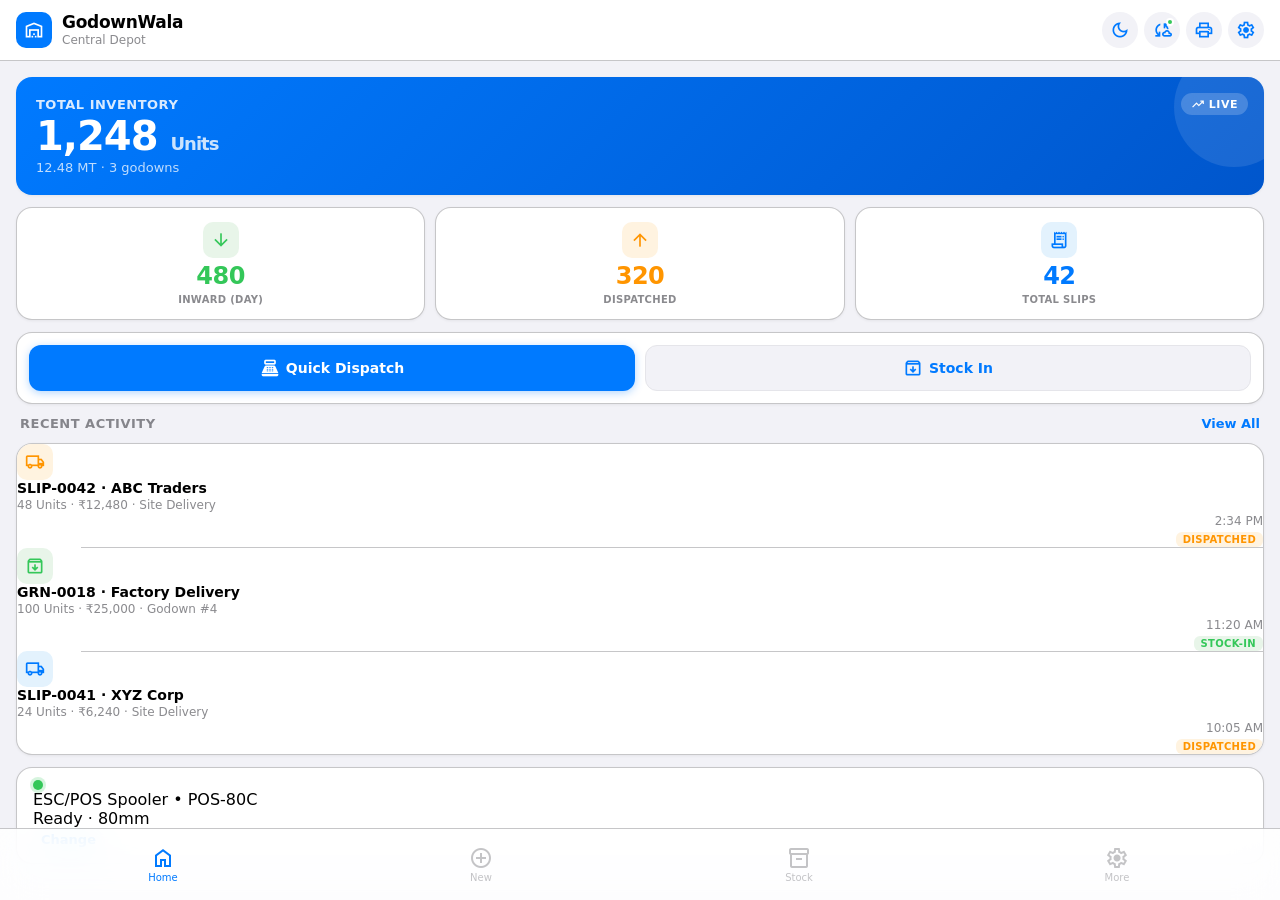
<file: app/src/main/assets/ui-mockup.html>
<!DOCTYPE html>
<html lang="en">
<head>
  <meta charset="utf-8"/>
  <meta name="viewport" content="width=device-width, initial-scale=1.0, maximum-scale=1.0, user-scalable=no, viewport-fit=cover"/>
  <title>GodownWala — UI Mockup (Apple-inspired)</title>
  <link rel="stylesheet" href="css/theme-mockup.css"/>
  <style>
    @font-face {
      font-family: 'Material Symbols Outlined';
      src: url('material-symbols.ttf') format('truetype');
    }
    .material-symbols-outlined {
      font-family: 'Material Symbols Outlined';
      font-weight: normal;
      font-style: normal;
      font-size: 20px;
      line-height: 1;
      letter-spacing: normal;
      text-transform: none;
      display: inline-block;
      white-space: nowrap;
      word-wrap: normal;
      direction: ltr;
      -webkit-font-feature-settings: 'liga';
      font-feature-settings: 'liga';
      -webkit-font-smoothing: antialiased;
    }
    body {
      margin: 0;
      font-family: -apple-system, 'SF Pro Text', 'SF Pro Display', 'Helvetica Neue', system-ui, sans-serif;
      -webkit-font-smoothing: antialiased;
      background: #F2F2F7;
      color: #000;
      height: 100vh;
      display: flex;
      flex-direction: column;
      overflow: hidden;
    }
  </style>
</head>
<body>

  <!-- ===== HEADER ===== -->
  <header class="header">
    <div class="header-left">
      <div class="brand-icon">
        <span class="material-symbols-outlined">warehouse</span>
      </div>
      <div class="brand-text">
        <div class="brand-name">GodownWala</div>
        <div class="brand-sub">Central Depot</div>
      </div>
    </div>
    <div class="header-right">
      <button class="theme-toggle" id="themeToggle" onclick="toggleTheme()" title="Toggle dark mode">
        <span class="material-symbols-outlined" id="themeIcon">dark_mode</span>
      </button>
      <button class="icon-btn" title="Sync">
        <span class="material-symbols-outlined">cloud_sync</span>
        <span class="sync-dot"></span>
      </button>
      <button class="icon-btn" title="Printer">
        <span class="material-symbols-outlined">print</span>
      </button>
      <button class="icon-btn" title="Settings">
        <span class="material-symbols-outlined">settings</span>
      </button>
    </div>
  </header>

  <!-- ===== MAIN CONTENT ===== -->
  <main class="main-content">

    <!-- ===== TAB: HOME ===== -->
    <section id="tab-home" class="tab-page">
      <!-- Hero metric card -->
      <div class="card hero-card">
        <div class="hero-label">Total Inventory</div>
        <div class="hero-value">1,248 <span class="hero-unit">Units</span></div>
        <div class="hero-sub">12.48 MT · 3 godowns</div>
        <div class="hero-badge">
          <span class="material-symbols-outlined">trending_up</span>
          Live
        </div>
      </div>

      <!-- Bento grid -->
      <div class="bento-grid">
        <div class="card bento-card">
          <div class="bento-icon" style="background:#E8F5E9;color:#34C759;">
            <span class="material-symbols-outlined">arrow_downward</span>
          </div>
          <div class="bento-value" style="color:#34C759;">480</div>
          <div class="bento-label">Inward (Day)</div>
        </div>
        <div class="card bento-card">
          <div class="bento-icon" style="background:#FFF3E0;color:#FF9500;">
            <span class="material-symbols-outlined">arrow_upward</span>
          </div>
          <div class="bento-value" style="color:#FF9500;">320</div>
          <div class="bento-label">Dispatched</div>
        </div>
        <div class="card bento-card">
          <div class="bento-icon" style="background:#E3F2FD;color:#007AFF;">
            <span class="material-symbols-outlined">receipt_long</span>
          </div>
          <div class="bento-value" style="color:#007AFF;">42</div>
          <div class="bento-label">Total Slips</div>
        </div>
      </div>

      <!-- Quick actions -->
      <div class="card action-card">
        <div class="action-row">
          <button class="action-btn action-primary">
            <span class="material-symbols-outlined">point_of_sale</span>
            <span>Quick Dispatch</span>
          </button>
          <button class="action-btn action-secondary">
            <span class="material-symbols-outlined">archive</span>
            <span>Stock In</span>
          </button>
        </div>
      </div>

      <!-- Recent activity -->
      <div class="section-header">
        <span class="section-title">Recent Activity</span>
        <button class="section-link">View All</button>
      </div>
      <div class="card list-card">
        <div class="list-item">
          <div class="list-icon" style="background:#FFF3E0;color:#FF9500;">
            <span class="material-symbols-outlined">local_shipping</span>
          </div>
          <div class="list-content">
            <div class="list-title">SLIP-0042 · ABC Traders</div>
            <div class="list-sub">48 Units · ₹12,480 · Site Delivery</div>
          </div>
          <div class="list-meta">
            <div class="list-time">2:34 PM</div>
            <span class="list-badge badge-dispatch">Dispatched</span>
          </div>
        </div>
        <div class="list-divider"></div>
        <div class="list-item">
          <div class="list-icon" style="background:#E8F5E9;color:#34C759;">
            <span class="material-symbols-outlined">archive</span>
          </div>
          <div class="list-content">
            <div class="list-title">GRN-0018 · Factory Delivery</div>
            <div class="list-sub">100 Units · ₹25,000 · Godown #4</div>
          </div>
          <div class="list-meta">
            <div class="list-time">11:20 AM</div>
            <span class="list-badge badge-inward">Stock-In</span>
          </div>
        </div>
        <div class="list-divider"></div>
        <div class="list-item">
          <div class="list-icon" style="background:#E3F2FD;color:#007AFF;">
            <span class="material-symbols-outlined">local_shipping</span>
          </div>
          <div class="list-content">
            <div class="list-title">SLIP-0041 · XYZ Corp</div>
            <div class="list-sub">24 Units · ₹6,240 · Site Delivery</div>
          </div>
          <div class="list-meta">
            <div class="list-time">10:05 AM</div>
            <span class="list-badge badge-dispatch">Dispatched</span>
          </div>
        </div>
      </div>

      <!-- Printer status -->
      <div class="card printer-card">
        <div class="flex items-center gap-3">
          <div class="printer-dot"></div>
          <div class="flex-1">
            <div class="text-[13px] font-semibold text-black">ESC/POS Spooler • POS-80C</div>
            <div class="text-[11px] text-secondary">Ready · 80mm</div>
          </div>
          <button class="text-btn">Change</button>
        </div>
      </div>
    </section>

    <!-- ===== TAB: NEW ===== -->
    <section id="tab-new" class="tab-page hidden">
      <!-- Segmented control -->
      <div class="segmented-control">
        <button class="seg-btn seg-active" onclick="setNewView('quick')">Quick Dispatch</button>
        <button class="seg-btn" onclick="setNewView('full')">Full Slip</button>
      </div>

      <!-- Quick view -->
      <div id="new-quick">
        <!-- Search -->
        <div class="search-bar">
          <span class="material-symbols-outlined search-icon">search</span>
          <input type="text" placeholder="Search products..." class="search-input"/>
        </div>

        <!-- Product grid -->
        <div class="product-grid">
          <div class="card product-card">
            <div class="product-img">
              <span class="material-symbols-outlined">inventory_2</span>
            </div>
            <div class="product-name">Cement Grade A</div>
            <div class="product-meta">
              <span class="product-stock">120 Units</span>
              <span class="product-price">₹260</span>
            </div>
            <div class="product-actions">
              <button class="qty-btn">+1</button>
              <button class="qty-btn">+5</button>
              <button class="qty-btn qty-btn-primary">+10</button>
            </div>
          </div>
          <div class="card product-card">
            <div class="product-img">
              <span class="material-symbols-outlined">inventory_2</span>
            </div>
            <div class="product-name">Cement Grade B</div>
            <div class="product-meta">
              <span class="product-stock">85 Units</span>
              <span class="product-price">₹240</span>
            </div>
            <div class="product-actions">
              <button class="qty-btn">+1</button>
              <button class="qty-btn">+5</button>
              <button class="qty-btn qty-btn-primary">+10</button>
            </div>
          </div>
          <div class="card product-card">
            <div class="product-img">
              <span class="material-symbols-outlined">inventory_2</span>
            </div>
            <div class="product-name">Sand (Fine)</div>
            <div class="product-meta">
              <span class="product-stock">200 Units</span>
              <span class="product-price">₹180</span>
            </div>
            <div class="product-actions">
              <button class="qty-btn">+1</button>
              <button class="qty-btn">+5</button>
              <button class="qty-btn qty-btn-primary">+10</button>
            </div>
          </div>
          <div class="card product-card">
            <div class="product-img">
              <span class="material-symbols-outlined">inventory_2</span>
            </div>
            <div class="product-name">Bricks (Red)</div>
            <div class="product-meta">
              <span class="product-stock">500 Units</span>
              <span class="product-price">₹8</span>
            </div>
            <div class="product-actions">
              <button class="qty-btn">+1</button>
              <button class="qty-btn">+5</button>
              <button class="qty-btn qty-btn-primary">+10</button>
            </div>
          </div>
        </div>

        <!-- Floating cart bar -->
        <div class="cart-bar">
          <div class="cart-info">
            <span class="cart-count">3 items</span>
            <span class="cart-total">₹1,240</span>
          </div>
          <button class="cart-btn">Review & Dispatch</button>
        </div>
      </div>

      <!-- Full slip view -->
      <div id="new-full" class="hidden">
        <div class="card form-card">
          <div class="form-header">
            <span class="material-symbols-outlined">local_shipping</span>
            <span>Issue Gate Pass</span>
          </div>
          <div class="form-group">
            <label class="form-label">Party / Customer</label>
            <select class="form-select">
              <option>ABC Traders</option>
              <option>XYZ Corp</option>
            </select>
          </div>
          <div class="form-row">
            <div class="form-group">
              <label class="form-label">Vehicle No</label>
              <input type="text" class="form-input" placeholder="AS-01-AB-1234"/>
            </div>
            <div class="form-group">
              <label class="form-label">Driver Name</label>
              <input type="text" class="form-input" placeholder="Driver name"/>
            </div>
          </div>
          <div class="form-group">
            <label class="form-label">Destination</label>
            <input type="text" class="form-input" placeholder="Site delivery address"/>
          </div>
          <div class="form-group">
            <label class="form-label">Dispatch Items</label>
            <div class="dispatch-items">
              <div class="dispatch-item">
                <span class="dispatch-item-name">Cement Grade A</span>
                <div class="dispatch-item-qty">
                  <button class="qty-stepper">−</button>
                  <span class="qty-value">48</span>
                  <button class="qty-stepper">+</button>
                </div>
                <span class="dispatch-item-subtotal">₹12,480</span>
              </div>
              <div class="dispatch-item">
                <span class="dispatch-item-name">Sand (Fine)</span>
                <div class="dispatch-item-qty">
                  <button class="qty-stepper">−</button>
                  <span class="qty-value">10</span>
                  <button class="qty-stepper">+</button>
                </div>
                <span class="dispatch-item-subtotal">₹1,800</span>
              </div>
            </div>
          </div>
          <div class="form-totals">
            <div class="total-row">
              <span>Total Bags</span>
              <span class="total-value">58</span>
            </div>
            <div class="total-row">
              <span>Total Amount</span>
              <span class="total-value">₹14,280</span>
            </div>
          </div>
          <button class="submit-btn">
            <span class="material-symbols-outlined">receipt_long</span>
            Issue Gate Pass & Print
          </button>
        </div>
      </div>
    </section>

    <!-- ===== TAB: STOCK ===== -->
    <section id="tab-stock" class="tab-page hidden">
      <!-- Search -->
      <div class="search-bar">
        <span class="material-symbols-outlined search-icon">search</span>
        <input type="text" placeholder="Search slip #, party, or truck..." class="search-input"/>
      </div>

      <!-- Filter pills -->
      <div class="filter-pills">
        <button class="pill pill-active">All</button>
        <button class="pill">Dispatched</button>
        <button class="pill">Stock-In</button>
      </div>

      <!-- Stock summary -->
      <div class="card stock-summary">
        <div class="stock-summary-row">
          <div class="stock-stat">
            <div class="stock-stat-value">1,248</div>
            <div class="stock-stat-label">Total Units</div>
          </div>
          <div class="stock-divider"></div>
          <div class="stock-stat">
            <div class="stock-stat-value">4</div>
            <div class="stock-stat-label">Products</div>
          </div>
          <div class="stock-divider"></div>
          <div class="stock-stat">
            <div class="stock-stat-value">12.48</div>
            <div class="stock-stat-label">MT</div>
          </div>
        </div>
      </div>

      <!-- Transaction list -->
      <div class="card list-card">
        <div class="list-item">
          <div class="list-icon" style="background:#FFF3E0;color:#FF9500;">
            <span class="material-symbols-outlined">local_shipping</span>
          </div>
          <div class="list-content">
            <div class="list-title">SLIP-0042 · ABC Traders</div>
            <div class="list-sub">48 Units · ₹12,480 · Site Delivery</div>
          </div>
          <div class="list-meta">
            <div class="list-time">2:34 PM</div>
            <span class="list-badge badge-dispatch">Dispatched</span>
          </div>
        </div>
        <div class="list-divider"></div>
        <div class="list-item">
          <div class="list-icon" style="background:#E8F5E9;color:#34C759;">
            <span class="material-symbols-outlined">archive</span>
          </div>
          <div class="list-content">
            <div class="list-title">GRN-0018 · Factory Delivery</div>
            <div class="list-sub">100 Units · ₹25,000 · Godown #4</div>
          </div>
          <div class="list-meta">
            <div class="list-time">11:20 AM</div>
            <span class="list-badge badge-inward">Stock-In</span>
          </div>
        </div>
        <div class="list-divider"></div>
        <div class="list-item">
          <div class="list-icon" style="background:#E3F2FD;color:#007AFF;">
            <span class="material-symbols-outlined">local_shipping</span>
          </div>
          <div class="list-content">
            <div class="list-title">SLIP-0041 · XYZ Corp</div>
            <div class="list-sub">24 Units · ₹6,240 · Site Delivery</div>
          </div>
          <div class="list-meta">
            <div class="list-time">10:05 AM</div>
            <span class="list-badge badge-dispatch">Dispatched</span>
          </div>
        </div>
      </div>

      <!-- Stock levels -->
      <div class="section-header">
        <span class="section-title">Stock Levels</span>
      </div>
      <div class="card list-card">
        <div class="list-item">
          <div class="list-icon" style="background:#E3F2FD;color:#007AFF;">
            <span class="material-symbols-outlined">inventory_2</span>
          </div>
          <div class="list-content">
            <div class="list-title">Cement Grade A</div>
            <div class="list-sub">₹260/Unit · Godown 1</div>
          </div>
          <div class="list-meta">
            <div class="list-value">120</div>
            <div class="list-sub-label">Units</div>
          </div>
        </div>
        <div class="list-divider"></div>
        <div class="list-item">
          <div class="list-icon" style="background:#E3F2FD;color:#007AFF;">
            <span class="material-symbols-outlined">inventory_2</span>
          </div>
          <div class="list-content">
            <div class="list-title">Cement Grade B</div>
            <div class="list-sub">₹240/Unit · Godown 2</div>
          </div>
          <div class="list-meta">
            <div class="list-value">85</div>
            <div class="list-sub-label">Units</div>
          </div>
        </div>
        <div class="list-divider"></div>
        <div class="list-item">
          <div class="list-icon" style="background:#FFF3E0;color:#FF9500;">
            <span class="material-symbols-outlined">inventory_2</span>
          </div>
          <div class="list-content">
            <div class="list-title">Sand (Fine)</div>
            <div class="list-sub">₹180/Unit · Godown 3</div>
          </div>
          <div class="list-meta">
            <div class="list-value">200</div>
            <div class="list-sub-label">Units</div>
          </div>
        </div>
      </div>
    </section>

    <!-- ===== TAB: MORE ===== -->
    <section id="tab-more" class="tab-page hidden">
      <!-- Settings list -->
      <div class="card settings-card">
        <div class="settings-row">
          <div class="settings-icon" style="background:#E3F2FD;color:#007AFF;">
            <span class="material-symbols-outlined">print</span>
          </div>
          <div class="settings-content">
            <div class="settings-title">Thermal Printer</div>
            <div class="settings-sub">POS-80C · 80mm · Ready</div>
          </div>
          <span class="material-symbols-outlined settings-chevron">chevron_right</span>
        </div>
        <div class="settings-divider"></div>
        <div class="settings-row">
          <div class="settings-icon" style="background:#F3E5F5;color:#AF52DE;">
            <span class="material-symbols-outlined">tune</span>
          </div>
          <div class="settings-content">
            <div class="settings-title">Print Settings</div>
            <div class="settings-sub">Paper width, fields, signatures</div>
          </div>
          <span class="material-symbols-outlined settings-chevron">chevron_right</span>
        </div>
        <div class="settings-divider"></div>
        <div class="settings-row">
          <div class="settings-icon" style="background:#E8F5E9;color:#34C759;">
            <span class="material-symbols-outlined">cloud_sync</span>
          </div>
          <div class="settings-content">
            <div class="settings-title">Sync Now</div>
            <div class="settings-sub">Pull latest cloud data</div>
          </div>
          <span class="material-symbols-outlined settings-chevron">chevron_right</span>
        </div>
        <div class="settings-divider"></div>
        <div class="settings-row">
          <div class="settings-icon" style="background:#FFF3E0;color:#FF9500;">
            <span class="material-symbols-outlined">info</span>
          </div>
          <div class="settings-content">
            <div class="settings-title">About GodownWala</div>
            <div class="settings-sub">v1.1.2 · Build 9</div>
          </div>
          <span class="material-symbols-outlined settings-chevron">chevron_right</span>
        </div>
      </div>

      <!-- Thermal preview -->
      <div class="section-header">
        <span class="section-title">Thermal Slip Spooler</span>
      </div>
      <div class="card" style="padding:16px;">
        <div class="flex items-center justify-between mb-3">
          <span class="text-[13px] font-semibold text-black">ESC/POS Spooler</span>
          <span class="list-badge badge-dispatch">Ready</span>
        </div>
        <div class="thermal-preview">
          <pre>  GODOWNWALA
  ----------------
  Slip: SLIP-0042
  Party: ABC Traders
  Bags: 48
  Amount: ₹12,480
  ----------------
  Thank you!</pre>
        </div>
        <div class="flex gap-2 mt-3">
          <button class="action-btn action-secondary" style="flex:1;">
            <span class="material-symbols-outlined">content_copy</span>
            <span>Copy</span>
          </button>
          <button class="action-btn action-primary" style="flex:1;">
            <span class="material-symbols-outlined">print</span>
            <span>Print</span>
          </button>
        </div>
      </div>

      <!-- Sync health -->
      <div class="section-header">
        <span class="section-title">Sync Health</span>
      </div>
      <div class="card" style="padding:16px;">
        <div class="flex items-center gap-3">
          <div class="sync-status-dot"></div>
          <div class="flex-1">
            <div class="text-[13px] font-semibold text-black">All writes synced</div>
            <div class="text-[11px] text-secondary">0 pending · 0 failed · 0 conflicts</div>
          </div>
          <button class="text-btn">Details</button>
        </div>
      </div>
    </section>

  </main>

  <!-- ===== BOTTOM TAB BAR ===== -->
  <nav class="tab-bar">
    <button class="tab-item tab-active" onclick="switchTab('home')">
      <span class="material-symbols-outlined">home</span>
      <span>Home</span>
    </button>
    <button class="tab-item" onclick="switchTab('new')">
      <span class="material-symbols-outlined">add_circle</span>
      <span>New</span>
    </button>
    <button class="tab-item" onclick="switchTab('stock')">
      <span class="material-symbols-outlined">inventory_2</span>
      <span>Stock</span>
    </button>
    <button class="tab-item" onclick="switchTab('more')">
      <span class="material-symbols-outlined">settings</span>
      <span>More</span>
    </button>
  </nav>

  <script>
    // Dark mode
    function toggleTheme() {
      document.body.classList.toggle('dark');
      const isDark = document.body.classList.contains('dark');
      localStorage.setItem('theme', isDark ? 'dark' : 'light');
      document.getElementById('themeIcon').textContent = isDark ? 'light_mode' : 'dark_mode';
    }
    // Apply saved theme on load
    (function() {
      const saved = localStorage.getItem('theme');
      const prefersDark = window.matchMedia('(prefers-color-scheme: dark)').matches;
      if (saved === 'dark' || (!saved && prefersDark)) {
        document.body.classList.add('dark');
        document.getElementById('themeIcon').textContent = 'light_mode';
      }
    })();

    function switchTab(tabId) {
      document.querySelectorAll('.tab-page').forEach(p => p.classList.add('hidden'));
      const target = document.getElementById('tab-' + tabId);
      if (target) target.classList.remove('hidden');
      document.querySelectorAll('.tab-item').forEach(btn => {
        btn.classList.toggle('tab-active', btn.getAttribute('onclick').includes("'" + tabId + "'"));
      });
    }
    function setNewView(view) {
      const quick = document.getElementById('new-quick');
      const full = document.getElementById('new-full');
      if (quick) quick.classList.toggle('hidden', view !== 'quick');
      if (full) full.classList.toggle('hidden', view !== 'full');
      document.querySelectorAll('.seg-btn').forEach(btn => {
        btn.classList.toggle('seg-active', btn.textContent.toLowerCase().includes(view === 'quick' ? 'quick' : 'full'));
      });
    }
    // Start on Home
    switchTab('home');
  </script>

</body>
</html>
</file>
<file: app/src/main/assets/css/theme-mockup.css>
/* ============================================================================
   GodownWala UI Mockup — Apple-inspired (iOS Human Interface Guidelines)
   Light + Dark mode · SF Pro style · Subtle depth · System-native feel
   ============================================================================ */

:root {
  --bg: #F2F2F7;
  --surface: #FFFFFF;
  --surface-secondary: #F2F2F7;
  --surface-tertiary: #E5E5EA;
  --text-primary: #000000;
  --text-secondary: rgba(60, 60, 67, 0.6);
  --text-tertiary: rgba(60, 60, 67, 0.3);
  --accent: #007AFF;
  --accent-light: #E5F1FF;
  --green: #34C759;
  --green-light: #E8F5E9;
  --orange: #FF9500;
  --orange-light: #FFF3E0;
  --red: #FF3B30;
  --red-light: #FFEBEE;
  --purple: #AF52DE;
  --purple-light: #F3E5F5;
  --separator: rgba(60, 60, 67, 0.29);
  --separator-opaque: #E5E5EA;
  --radius-sm: 8px;
  --radius-md: 12px;
  --radius-lg: 16px;
  --radius-xl: 20px;
  --shadow-sm: 0 1px 3px rgba(0, 0, 0, 0.06);
  --shadow-md: 0 2px 8px rgba(0, 0, 0, 0.08);
  --shadow-lg: 0 4px 16px rgba(0, 0, 0, 0.10);
  --font: -apple-system, 'SF Pro Text', 'SF Pro Display', 'Helvetica Neue', system-ui, sans-serif;
  --transition-fast: 0.15s cubic-bezier(0.25, 0.1, 0.25, 1);
  --transition-normal: 0.25s cubic-bezier(0.25, 0.1, 0.25, 1);
  --transition-spring: 0.35s cubic-bezier(0.34, 1.56, 0.64, 1);
}

/* Manual dark mode toggle */
html.dark , body.dark {
  --bg: #000000;
  --surface: #1C1C1E;
  --surface-secondary: #2C2C2E;
  --surface-tertiary: #3A3A3C;
  --text-primary: #FFFFFF;
  --text-secondary: rgba(235, 235, 245, 0.6);
  --text-tertiary: rgba(235, 235, 245, 0.3);
  --accent: #0A84FF;
  --accent-light: #1A2A3A;
  --green: #32D74B;
  --green-light: #1A2E1A;
  --orange: #FF9F0A;
  --orange-light: #2E2410;
  --red: #FF453A;
  --red-light: #2E1515;
  --purple: #BF5AF2;
  --purple-light: #2A1A35;
  --separator: rgba(84, 84, 88, 0.65);
  --separator-opaque: #38383A;
  --shadow-sm: 0 1px 3px rgba(0, 0, 0, 0.3);
  --shadow-md: 0 2px 8px rgba(0, 0, 0, 0.4);
  --shadow-lg: 0 4px 16px rgba(0, 0, 0, 0.5);
}

* {
  margin: 0;
  padding: 0;
  box-sizing: border-box;
  -webkit-tap-highlight-color: transparent;
}

/* ===== HEADER ===== */
.header {
  flex-shrink: 0;
  background: var(--surface);
  border-bottom: 0.5px solid var(--separator);
  padding: 12px 16px;
  padding-top: max(12px, env(safe-area-inset-top));
  display: flex;
  align-items: center;
  justify-content: space-between;
  z-index: 40;
  transition: background var(--transition-normal);
}

.header-left {
  display: flex;
  align-items: center;
  gap: 10px;
  min-width: 0;
}

.brand-icon {
  width: 36px;
  height: 36px;
  border-radius: 10px;
  background: var(--accent);
  color: white;
  display: flex;
  align-items: center;
  justify-content: center;
  flex-shrink: 0;
  transition: transform var(--transition-fast);
}

.brand-icon:active { transform: scale(0.92); }
.brand-icon .material-symbols-outlined { font-size: 20px; }

.brand-text { min-width: 0; }

.brand-name {
  font-size: 17px;
  font-weight: 700;
  color: var(--text-primary);
  letter-spacing: -0.3px;
  line-height: 1.1;
}

.brand-sub {
  font-size: 12px;
  color: var(--text-secondary);
  margin-top: 1px;
}

.header-right {
  display: flex;
  align-items: center;
  gap: 6px;
  flex-shrink: 0;
}

.icon-btn {
  width: 36px;
  height: 36px;
  border-radius: 50%;
  background: var(--surface-secondary);
  border: none;
  display: flex;
  align-items: center;
  justify-content: center;
  color: var(--accent);
  cursor: pointer;
  position: relative;
  transition: background var(--transition-fast), transform var(--transition-fast);
}

.icon-btn:active { background: var(--separator-opaque); transform: scale(0.92); }
.icon-btn .material-symbols-outlined { font-size: 20px; }

.sync-dot {
  position: absolute;
  top: 6px;
  right: 6px;
  width: 8px;
  height: 8px;
  border-radius: 50%;
  background: var(--green);
  border: 2px solid var(--surface);
  animation: pulse 2s infinite;
}

@keyframes pulse {
  0%, 100% { opacity: 1; }
  50% { opacity: 0.6; }
}

/* ===== MAIN CONTENT ===== */
.main-content {
  flex: 1;
  overflow-y: auto;
  padding: 16px;
  padding-bottom: 90px;
  display: flex;
  flex-direction: column;
  gap: 12px;
  -webkit-overflow-scrolling: touch;
  transition: background var(--transition-normal);
}

.tab-page {
  display: flex;
  flex-direction: column;
  gap: 12px;
  animation: fadeIn 0.2s ease-out;
}

@keyframes fadeIn {
  from { opacity: 0; transform: translateY(4px); }
  to { opacity: 1; transform: translateY(0); }
}

.tab-page.hidden { display: none; }

/* ===== CARDS ===== */
.card {
  background: var(--surface);
  border-radius: var(--radius-lg);
  box-shadow: var(--shadow-sm);
  padding: 16px;
  border: 0.5px solid var(--separator);
  transition: transform var(--transition-fast), box-shadow var(--transition-fast);
}

.card:active { transform: scale(0.985); }

/* ===== HERO CARD ===== */
.hero-card {
  background: linear-gradient(135deg, var(--accent) 0%, #0056CC 100%);
  color: white;
  border: none;
  padding: 20px;
  position: relative;
  overflow: hidden;
}

.hero-card::before {
  content: '';
  position: absolute;
  top: -30px;
  right: -30px;
  width: 120px;
  height: 120px;
  border-radius: 50%;
  background: rgba(255,255,255,0.1);
}

.hero-label {
  font-size: 13px;
  font-weight: 600;
  opacity: 0.85;
  text-transform: uppercase;
  letter-spacing: 0.5px;
}

.hero-value {
  font-size: 40px;
  font-weight: 800;
  letter-spacing: -1px;
  margin: 4px 0 2px;
  line-height: 1;
  font-variant-numeric: tabular-nums;
}

.hero-unit {
  font-size: 18px;
  font-weight: 600;
  opacity: 0.8;
}

.hero-sub {
  font-size: 13px;
  opacity: 0.75;
  margin-top: 4px;
}

.hero-badge {
  position: absolute;
  top: 16px;
  right: 16px;
  display: flex;
  align-items: center;
  gap: 4px;
  background: rgba(255,255,255,0.2);
  backdrop-filter: blur(8px);
  padding: 4px 10px;
  border-radius: 20px;
  font-size: 11px;
  font-weight: 700;
  text-transform: uppercase;
  letter-spacing: 0.5px;
}

.hero-badge .material-symbols-outlined { font-size: 14px; }

/* ===== BENTO GRID ===== */
.bento-grid {
  display: grid;
  grid-template-columns: repeat(3, 1fr);
  gap: 10px;
}

.bento-card {
  padding: 14px 12px;
  display: flex;
  flex-direction: column;
  align-items: center;
  text-align: center;
  gap: 6px;
}

.bento-icon {
  width: 36px;
  height: 36px;
  border-radius: 10px;
  display: flex;
  align-items: center;
  justify-content: center;
  transition: transform var(--transition-fast);
}

button.bento-card {
  font-family: var(--font);
  color: inherit;
  width: 100%;
  cursor: pointer;
  -webkit-appearance: none;
  appearance: none;
}
.bento-card:active { transform: scale(0.97); }
.bento-card:active .bento-icon { transform: scale(0.9); }
.bento-icon .material-symbols-outlined { font-size: 20px; }

.bento-value {
  font-size: 24px;
  font-weight: 800;
  letter-spacing: -0.5px;
  line-height: 1;
  font-variant-numeric: tabular-nums;
}

.bento-label {
  font-size: 10px;
  font-weight: 600;
  color: var(--text-secondary);
  text-transform: uppercase;
  letter-spacing: 0.3px;
}

/* ===== ACTION CARD ===== */
.action-card { padding: 12px; }

.action-row {
  display: grid;
  grid-template-columns: 1fr 1fr;
  gap: 10px;
}

.action-btn {
  display: flex;
  align-items: center;
  justify-content: center;
  gap: 6px;
  padding: 12px 16px;
  border-radius: var(--radius-md);
  font-size: 14px;
  font-weight: 600;
  border: none;
  cursor: pointer;
  transition: transform 0.1s, opacity 0.15s;
  font-family: var(--font);
}

.action-btn:active { transform: scale(0.97); }

.action-primary {
  background: var(--accent);
  color: white;
  box-shadow: 0 2px 8px rgba(0, 122, 255, 0.3);
}

.action-secondary {
  background: var(--surface-secondary);
  color: var(--accent);
  border: 1px solid var(--separator-opaque);
}

.action-btn .material-symbols-outlined { font-size: 20px; }

/* ===== SECTION HEADER ===== */
.section-header {
  display: flex;
  align-items: center;
  justify-content: space-between;
  padding: 0 4px;
}

.section-title {
  font-size: 13px;
  font-weight: 700;
  color: var(--text-secondary);
  text-transform: uppercase;
  letter-spacing: 0.5px;
}

.section-link {
  font-size: 13px;
  font-weight: 600;
  color: var(--accent);
  background: none;
  border: none;
  cursor: pointer;
  font-family: var(--font);
}

/* ===== LIST CARD ===== */
.list-card { padding: 0; overflow: hidden; contain: layout paint; }

.list-row {
  display: flex;
  align-items: center;
  gap: 12px;
  padding: 12px 16px;
  transition: background 0.15s;
}

.list-row:active { background: var(--surface-secondary); }

.list-icon {
  width: 36px;
  height: 36px;
  border-radius: 10px;
  display: flex;
  align-items: center;
  justify-content: center;
  flex-shrink: 0;
  transition: transform var(--transition-fast);
}

.list-row:active .list-icon { transform: scale(0.9); }
.list-icon .material-symbols-outlined { font-size: 20px; }

.list-content { flex: 1; min-width: 0; }

.list-title {
  display: flex;
  align-items: center;
  gap: 6px;
  font-size: 14px;
  font-weight: 600;
  color: var(--text-primary);
  min-width: 0;
}

.list-title-text {
  white-space: nowrap;
  overflow: hidden;
  text-overflow: ellipsis;
  min-width: 0;
}

.list-sub {
  font-size: 12px;
  color: var(--text-secondary);
  margin-top: 2px;
  white-space: nowrap;
  overflow: hidden;
  text-overflow: ellipsis;
}

.list-meta {
  text-align: right;
  flex-shrink: 0;
}

.list-amount {
  font-size: 13px;
  font-weight: 700;
  color: var(--text-primary);
  font-variant-numeric: tabular-nums;
}

.list-time {
  font-size: 12px;
  color: var(--text-secondary);
  margin-top: 2px;
}

.list-badge {
  display: inline-flex;
  align-items: center;
  padding: 2px 7px;
  border-radius: 6px;
  font-size: 10px;
  font-weight: 700;
  text-transform: uppercase;
  letter-spacing: 0.3px;
  flex-shrink: 0;
}

.list-section-header {
  padding: 14px 16px 6px;
  font-size: 12px;
  font-weight: 700;
  color: var(--text-secondary);
  text-transform: uppercase;
  letter-spacing: 0.4px;
  background: var(--surface);
}

.badge-dispatch { background: #FFF3E0; color: #FF9500; }
.badge-inward { background: #E8F5E9; color: #34C759; }



html.dark , body.dark .badge-dispatch { background: #2E2410; color: #FF9F0A; }
html.dark , body.dark .badge-inward { background: #1A2E1A; color: #32D74B; }

.list-divider {
  height: 0.5px;
  background: var(--separator);
  margin-left: 64px;
}

.list-value {
  font-size: 18px;
  font-weight: 700;
  color: var(--text-primary);
  letter-spacing: -0.3px;
}

.list-sub-label {
  font-size: 10px;
  color: var(--text-tertiary);
  text-transform: uppercase;
  font-weight: 600;
}

/* ===== PRINTER CARD ===== */
.printer-card { padding: 12px 16px; }

.printer-dot {
  width: 10px;
  height: 10px;
  border-radius: 50%;
  background: var(--green);
  box-shadow: 0 0 0 3px rgba(52, 199, 89, 0.2);
  flex-shrink: 0;
}

.text-btn {
  font-size: 13px;
  font-weight: 600;
  color: var(--accent);
  background: none;
  border: none;
  cursor: pointer;
  font-family: var(--font);
  padding: 4px 8px;
  transition: opacity 0.15s;
}

.text-btn:active { opacity: 0.6; }

/* ===== SEARCH BAR ===== */
.search-bar {
  background: var(--surface);
  border-radius: var(--radius-md);
  padding: 10px 14px;
  display: flex;
  align-items: center;
  gap: 8px;
  box-shadow: var(--shadow-sm);
  border: 0.5px solid var(--separator);
  transition: box-shadow var(--transition-fast);
}

.search-bar:focus-within {
  box-shadow: var(--shadow-md);
  border-color: var(--accent);
}

.search-icon {
  color: var(--text-tertiary);
  font-size: 20px;
}

.search-input {
  flex: 1;
  min-width: 0;
  border: none;
  background: none;
  font-size: 15px;
  font-family: var(--font);
  color: var(--text-primary);
  outline: none;
}

.search-input::placeholder { color: var(--text-tertiary); }

.search-clear {
  width: 28px;
  height: 28px;
  border-radius: 50%;
  display: flex;
  align-items: center;
  justify-content: center;
  background: var(--surface-secondary);
  color: var(--text-secondary);
  border: none;
  flex-shrink: 0;
  cursor: pointer;
}
.search-clear .material-symbols-outlined { font-size: 16px; }
.search-clear.hidden { display: none; }

/* ===== FILTER PILLS ===== */
.filter-pills {
  display: flex;
  gap: 8px;
  overflow-x: auto;
  padding-bottom: 2px;
  scrollbar-width: none;
}

.filter-pills::-webkit-scrollbar { display: none; }

.pill {
  padding: 6px 14px;
  border-radius: 20px;
  font-size: 12px;
  font-weight: 600;
  background: var(--surface);
  color: var(--text-secondary);
  border: 1px solid var(--separator-opaque);
  cursor: pointer;
  white-space: nowrap;
  font-family: var(--font);
  transition: all var(--transition-fast);
}

.pill:active { transform: scale(0.95); }

.pill-active {
  background: var(--accent);
  color: white;
  border-color: var(--accent);
}

/* ===== STOCK SUMMARY ===== */
.stock-summary { padding: 14px 16px; }

.stock-summary-row {
  display: flex;
  align-items: center;
  justify-content: space-around;
}

.stock-stat { text-align: center; }

.stock-stat-value {
  font-size: 22px;
  font-weight: 800;
  color: var(--text-primary);
  letter-spacing: -0.5px;
  line-height: 1;
  font-variant-numeric: tabular-nums;
}

.stock-stat-label {
  font-size: 10px;
  font-weight: 600;
  color: var(--text-secondary);
  text-transform: uppercase;
  letter-spacing: 0.3px;
  margin-top: 4px;
}

.stock-divider {
  width: 0.5px;
  height: 32px;
  background: var(--separator);
}

/* ===== SEGMENTED CONTROL ===== */
.segmented-control {
  display: flex;
  background: var(--surface-secondary);
  border-radius: 10px;
  padding: 3px;
  gap: 2px;
  border: 0.5px solid var(--separator);
}

.seg-btn {
  flex: 1;
  padding: 8px 12px;
  border-radius: 8px;
  font-size: 13px;
  font-weight: 600;
  color: var(--text-secondary);
  background: transparent;
  border: none;
  cursor: pointer;
  font-family: var(--font);
  transition: all var(--transition-normal);
}

.seg-btn:active { transform: scale(0.97); }

.seg-btn.seg-active {
  background: var(--surface);
  color: var(--accent);
  box-shadow: var(--shadow-sm);
}

/* ===== PRODUCT GRID ===== */
.product-grid {
  display: grid;
  grid-template-columns: repeat(2, 1fr);
  gap: 10px;
}

@media (min-width: 640px) { .product-grid { grid-template-columns: repeat(3, 1fr); } }
@media (min-width: 768px) { .product-grid { grid-template-columns: repeat(4, 1fr); } }

.product-card {
  padding: 12px;
  display: flex;
  flex-direction: column;
  gap: 8px;
  transition: transform var(--transition-fast);
}

.product-card:active { transform: scale(0.97); }

.product-img {
  width: 100%;
  aspect-ratio: 1;
  border-radius: var(--radius-md);
  background: var(--surface-secondary);
  display: flex;
  align-items: center;
  justify-content: center;
  color: var(--text-tertiary);
  overflow: hidden;
  transition: transform var(--transition-fast);
}

.product-card:active .product-img { transform: scale(0.95); }
.product-img .material-symbols-outlined { font-size: 32px; }
.product-img img {
  width: 100%;
  height: 100%;
  object-fit: cover;
  /* Transparent PNGs sit on white, not on the card colour. */
  background: #fff;
}

.product-name {
  font-size: 13px;
  font-weight: 600;
  color: var(--text-primary);
  white-space: nowrap;
  overflow: hidden;
  text-overflow: ellipsis;
}

.product-meta {
  display: flex;
  align-items: center;
  justify-content: space-between;
}

.product-stock {
  font-size: 12px;
  font-weight: 600;
  color: var(--text-secondary);
}

.product-price {
  font-size: 13px;
  font-weight: 700;
  color: var(--accent);
}

.product-actions {
  display: grid;
  grid-template-columns: 1fr 1fr 1fr;
  gap: 6px;
}

.qty-btn {
  padding: 6px 0;
  border-radius: 8px;
  font-size: 12px;
  font-weight: 600;
  background: var(--surface-secondary);
  color: var(--text-primary);
  border: 0.5px solid var(--separator-opaque);
  cursor: pointer;
  font-family: var(--font);
  transition: transform var(--transition-fast), background var(--transition-fast);
}

.qty-btn:active { transform: scale(0.95); background: var(--separator-opaque); }

.qty-btn-primary {
  background: var(--accent);
  color: white;
  border-color: var(--accent);
}

/* ===== CART BAR ===== */
.cart-bar {
  position: sticky;
  bottom: 0;
  background: var(--surface);
  border-radius: var(--radius-lg);
  padding: 12px 16px;
  display: flex;
  align-items: center;
  justify-content: space-between;
  box-shadow: var(--shadow-lg);
  border: 0.5px solid var(--separator);
  margin-top: 8px;
  transition: transform var(--transition-normal);
}

.cart-info {
  display: flex;
  flex-direction: column;
  gap: 2px;
}

.cart-count {
  font-size: 12px;
  font-weight: 600;
  color: var(--text-secondary);
}

.cart-total {
  font-size: 18px;
  font-weight: 800;
  color: var(--text-primary);
  letter-spacing: -0.3px;
  font-variant-numeric: tabular-nums;
}

.cart-btn {
  padding: 10px 20px;
  border-radius: var(--radius-md);
  background: var(--accent);
  color: white;
  font-size: 14px;
  font-weight: 600;
  border: none;
  cursor: pointer;
  font-family: var(--font);
  box-shadow: 0 2px 8px rgba(0, 122, 255, 0.3);
  transition: transform 0.1s;
}

.cart-btn:active { transform: scale(0.97); }

/* ===== FORM CARD ===== */
.form-card {
  padding: 16px;
  display: flex;
  flex-direction: column;
  gap: 14px;
}

.form-header {
  display: flex;
  align-items: center;
  gap: 8px;
  padding-bottom: 12px;
  border-bottom: 0.5px solid var(--separator);
}

.form-header .material-symbols-outlined { color: var(--accent); font-size: 22px; }

.form-header span:last-child {
  font-size: 16px;
  font-weight: 700;
  color: var(--text-primary);
}

.form-group { display: flex; flex-direction: column; gap: 6px; }

.form-row {
  display: grid;
  grid-template-columns: 1fr 1fr;
  gap: 10px;
}

.form-label {
  font-size: 12px;
  font-weight: 600;
  color: var(--text-secondary);
  text-transform: uppercase;
  letter-spacing: 0.3px;
}

.form-input, .form-select {
  padding: 10px 12px;
  border-radius: var(--radius-md);
  border: 0.5px solid var(--separator-opaque);
  background: var(--surface-secondary);
  font-size: 15px;
  font-family: var(--font);
  color: var(--text-primary);
  outline: none;
  transition: border-color var(--transition-fast), box-shadow var(--transition-fast), background var(--transition-fast);
}

.form-input:focus, .form-select:focus {
  border-color: var(--accent);
  box-shadow: 0 0 0 3px rgba(0, 122, 255, 0.12);
  background: var(--surface);
}

/* ===== DISPATCH ITEMS ===== */
.dispatch-items {
  display: flex;
  flex-direction: column;
  gap: 8px;
}

.dispatch-item {
  display: flex;
  align-items: center;
  gap: 10px;
  padding: 10px 12px;
  background: var(--surface-secondary);
  border-radius: var(--radius-md);
  border: 0.5px solid var(--separator);
  transition: transform var(--transition-fast);
}

.dispatch-item:active { transform: scale(0.985); }

.dispatch-item-name {
  flex: 1;
  font-size: 13px;
  font-weight: 600;
  color: var(--text-primary);
  min-width: 0;
  white-space: nowrap;
  overflow: hidden;
  text-overflow: ellipsis;
}

.dispatch-item-qty {
  display: flex;
  align-items: center;
  gap: 6px;
  background: var(--surface);
  border-radius: 8px;
  padding: 2px;
  border: 0.5px solid var(--separator-opaque);
}

.qty-stepper {
  width: 28px;
  height: 28px;
  border-radius: 6px;
  background: var(--surface-secondary);
  border: none;
  font-size: 16px;
  font-weight: 600;
  color: var(--text-primary);
  cursor: pointer;
  display: flex;
  align-items: center;
  justify-content: center;
  font-family: var(--font);
  transition: transform var(--transition-fast), background var(--transition-fast);
}

.qty-stepper:active { transform: scale(0.9); background: var(--separator-opaque); }

.qty-value {
  font-size: 14px;
  font-weight: 700;
  color: var(--text-primary);
  min-width: 32px;
  text-align: center;
  font-variant-numeric: tabular-nums;
}

.dispatch-item-subtotal {
  font-size: 13px;
  font-weight: 700;
  color: var(--accent);
  flex-shrink: 0;
}

.form-totals {
  background: var(--surface-secondary);
  border-radius: var(--radius-md);
  padding: 12px 14px;
  display: flex;
  flex-direction: column;
  gap: 6px;
  border: 0.5px solid var(--separator);
}

.total-row {
  display: flex;
  justify-content: space-between;
  align-items: center;
  font-size: 13px;
  color: var(--text-secondary);
  font-weight: 500;
}

.total-value {
  font-size: 15px;
  font-weight: 700;
  color: var(--text-primary);
  font-variant-numeric: tabular-nums;
}

.submit-btn {
  display: flex;
  align-items: center;
  justify-content: center;
  gap: 8px;
  padding: 14px 20px;
  border-radius: var(--radius-md);
  background: var(--accent);
  color: white;
  font-size: 15px;
  font-weight: 700;
  border: none;
  cursor: pointer;
  font-family: var(--font);
  box-shadow: 0 4px 12px rgba(0, 122, 255, 0.3);
  transition: transform 0.1s, opacity 0.15s;
  width: 100%;
}

.submit-btn:active { transform: scale(0.98); }
.submit-btn .material-symbols-outlined { font-size: 20px; }

/* ===== THERMAL PREVIEW ===== */
.thermal-preview {
  background: #1C1C1E;
  border-radius: var(--radius-md);
  padding: 16px;
  font-family: 'SF Mono', 'Menlo', monospace;
  font-size: 12px;
  color: #34C759;
  line-height: 1.6;
  overflow-x: auto;
  white-space: pre;
}



html.dark , body.dark .thermal-preview { background: #000; color: #32D74B; }

/* ===== SETTINGS CARD ===== */
.settings-card { padding: 0; overflow: hidden; }

.settings-row {
  display: flex;
  align-items: center;
  gap: 12px;
  padding: 12px 16px;
  cursor: pointer;
  transition: background var(--transition-fast);
}

.settings-row:active { background: var(--surface-secondary); }

.settings-icon {
  width: 32px;
  height: 32px;
  border-radius: 8px;
  display: flex;
  align-items: center;
  justify-content: center;
  flex-shrink: 0;
}

.settings-icon .material-symbols-outlined { font-size: 18px; }

.settings-content { flex: 1; min-width: 0; }

.settings-title {
  font-size: 15px;
  font-weight: 500;
  color: var(--text-primary);
}

.settings-sub {
  font-size: 12px;
  color: var(--text-secondary);
  margin-top: 1px;
}

.settings-chevron {
  color: var(--text-tertiary);
  font-size: 20px;
}

.settings-divider {
  height: 0.5px;
  background: var(--separator);
  margin-left: 60px;
}

/* ===== SYNC STATUS DOT ===== */
.sync-status-dot {
  width: 10px;
  height: 10px;
  border-radius: 50%;
  background: var(--green);
  box-shadow: 0 0 0 3px rgba(52, 199, 89, 0.2);
  animation: pulse 2s infinite;
}

/* ===== BOTTOM TAB BAR ===== */
.tab-bar {
  position: fixed;
  bottom: 0;
  left: 0;
  right: 0;
  background: rgba(255, 255, 255, 0.85);
  backdrop-filter: blur(20px) saturate(180%);
  -webkit-backdrop-filter: blur(20px) saturate(180%);
  border-top: 0.5px solid var(--separator);
  display: flex;
  justify-content: space-around;
  align-items: center;
  padding: 6px 4px;
  padding-bottom: max(6px, env(safe-area-inset-bottom));
  z-index: 40;
  height: 72px;
  transition: background var(--transition-normal);
}



html.dark , body.dark .tab-bar {
  background: rgba(28, 28, 30, 0.85);
}

.tab-item {
  display: flex;
  flex-direction: column;
  align-items: center;
  gap: 2px;
  flex: 1;
  padding: 4px 0;
  background: none;
  border: none;
  cursor: pointer;
  color: var(--text-tertiary);
  font-family: var(--font);
  transition: color var(--transition-fast), transform var(--transition-fast);
}

.tab-item:active { transform: scale(0.9); }

.tab-item .material-symbols-outlined { font-size: 24px; }
.tab-item span:last-child { font-size: 10px; font-weight: 500; }

.tab-item.tab-active { color: var(--accent); }
.tab-item.tab-active .material-symbols-outlined { font-variation-settings: 'FILL' 1; }

/* ===== SCROLLBAR ===== */
::-webkit-scrollbar { width: 4px; height: 4px; }
::-webkit-scrollbar-thumb { background: rgba(60,60,67,0.2); border-radius: 999px; }
::-webkit-scrollbar-track { background: transparent; }

/* ===== MISC ===== */
.hidden { display: none !important; }

/* Skeleton loading shimmer */
.skeleton {
  background: linear-gradient(90deg, var(--surface-secondary) 25%, var(--surface-tertiary) 50%, var(--surface-secondary) 75%);
  background-size: 200% 100%;
  animation: shimmer 1.5s infinite;
  border-radius: var(--radius-sm);
}

@keyframes shimmer {
  0% { background-position: 200% 0; }
  100% { background-position: -200% 0; }
}

/* Dark mode toggle button */
.theme-toggle {
  width: 36px;
  height: 36px;
  border-radius: 50%;
  background: var(--surface-secondary);
  border: none;
  display: flex;
  align-items: center;
  justify-content: center;
  color: var(--accent);
  cursor: pointer;
  transition: background var(--transition-fast), transform var(--transition-fast);
}

.theme-toggle:active { transform: scale(0.9); }

/* ===== PRODUCT CARD: FULL-BLEED MEDIA + GLASS ACTION BAR ===== */
.product-card.media-card {
  position: relative;
  padding: 0;
  overflow: hidden;
  display: block;
  aspect-ratio: 3 / 4;
  min-height: 190px;
  contain: layout paint;
}

.product-card.media-card .product-img {
  position: absolute;
  inset: 0;
  width: 100%;
  height: 100%;
  aspect-ratio: auto;
  border-radius: 0;
  background: var(--surface-secondary);
  color: var(--text-tertiary);
}

.product-card.media-card .product-img img {
  width: 100%;
  height: 100%;
  object-fit: cover;
  display: block;
}

.product-card.media-card .product-img .material-symbols-outlined {
  font-size: 42px;
}

.product-media-overlay {
  position: absolute;
  left: 0;
  right: 0;
  bottom: 0;
  padding: 10px;
  display: flex;
  flex-direction: column;
  gap: 6px;
  /* No backdrop-filter here on purpose: every blurred layer inside the
     scrolling grid costs a full backdrop pass per frame (~35fps vs 60fps).
     A gradient scrim gives the same look with zero GPU sampling. */
  background: linear-gradient(
    to top,
    rgba(18, 18, 20, 0.90) 0%,
    rgba(18, 18, 20, 0.74) 55%,
    rgba(18, 18, 20, 0.58) 100%
  );
  /* Replaced at runtime by a baked blurred copy of the product image. */
  background-size: cover;
  background-position: center;
  contain: paint;
  border-top: 0.5px solid rgba(255, 255, 255, 0.22);
  box-shadow: inset 0 1px 0 rgba(255, 255, 255, 0.14);
  color: #fff;
}

.product-media-overlay .product-name {
  color: #fff;
  font-size: 12px;
  font-weight: 600;
  text-shadow: 0 1px 2px rgba(0, 0, 0, 0.35);
}

.product-media-overlay .product-meta {
  display: flex;
  align-items: center;
  justify-content: space-between;
  gap: 6px;
}

.product-media-overlay .product-stock {
  color: rgba(255, 255, 255, 0.78);
  font-size: 11px;
  font-weight: 500;
}

.product-media-overlay .product-price {
  color: #fff;
  font-size: 12px;
  font-weight: 700;
}

.product-media-overlay .product-actions {
  display: grid;
  grid-template-columns: 1fr 1fr 1fr;
  gap: 5px;
  margin-top: 2px;
}

.product-media-overlay .qty-btn {
  padding: 5px 0;
  border-radius: 8px;
  font-size: 11px;
  font-weight: 700;
  color: #fff;
  background: rgba(255, 255, 255, 0.24);
  border: 0.5px solid rgba(255, 255, 255, 0.4);
  box-shadow: inset 0 1px 0 rgba(255, 255, 255, 0.22);
}

.product-media-overlay .qty-btn:active {
  transform: scale(0.94);
  background: rgba(255, 255, 255, 0.34);
}

.product-media-overlay .product-stock.stock-empty {
  color: #ff8a80;
  font-weight: 700;
}
.product-media-overlay .qty-out {
  grid-column: 1 / -1;
  padding: 5px 0;
  border-radius: 8px;
  font-size: 11px;
  font-weight: 700;
  text-align: center;
  color: rgba(255, 255, 255, 0.92);
  background: rgba(255, 59, 48, 0.34);
  border: 0.5px solid rgba(255, 255, 255, 0.28);
}
.product-media-overlay .qty-btn-primary {
  background: rgba(0, 122, 255, 0.9);
  border-color: rgba(255, 255, 255, 0.32);
  box-shadow: 0 2px 8px rgba(0, 122, 255, 0.35);
}

.product-card.media-card .cart-pill {
  position: absolute;
  top: 8px;
  right: 8px;
  z-index: 2;
  padding: 2px 7px;
  border-radius: 999px;
  font-size: 10px;
  font-weight: 700;
  color: #fff;
  background: rgba(0, 122, 255, 0.94);
  box-shadow: 0 2px 6px rgba(0, 0, 0, 0.25);
}

/* ===== FLOATING GLASS BOTTOM NAVIGATION ===== */
.nav-float-wrap {
  position: fixed;
  left: 0;
  right: 0;
  bottom: 0;
  z-index: 40;
  padding: 0 12px max(12px, env(safe-area-inset-bottom));
  pointer-events: none;
}

.nav-float {
  pointer-events: auto;
  display: flex;
  align-items: center;
  justify-content: space-between;
  gap: 4px;
  height: 64px;
  padding: 6px;
  border-radius: 26px;
  background: rgba(255, 255, 255, 0.78);
  -webkit-backdrop-filter: blur(18px);
  backdrop-filter: blur(18px);
  border: 0.5px solid rgba(255, 255, 255, 0.65);
  box-shadow: 0 10px 30px rgba(0, 0, 0, 0.14), inset 0 1px 0 rgba(255, 255, 255, 0.6);
  transition: background var(--transition-normal), box-shadow var(--transition-normal);
}

html.dark .nav-float,
body.dark .nav-float {
  background: rgba(28, 28, 30, 0.7);
  border-color: rgba(255, 255, 255, 0.1);
  box-shadow: 0 10px 30px rgba(0, 0, 0, 0.6), inset 0 1px 0 rgba(255, 255, 255, 0.08);
}

.nav-float .nav-btn {
  display: flex;
  flex-direction: column;
  align-items: center;
  justify-content: center;
  gap: 2px;
  flex: 1;
  height: 100%;
  padding: 4px 0;
  border: none;
  background: none;
  border-radius: 20px;
  color: var(--text-tertiary);
  cursor: pointer;
  font-family: var(--font);
  transition: color var(--transition-fast), background var(--transition-fast), transform var(--transition-fast);
}

.nav-float .nav-btn .material-symbols-outlined {
  font-size: 23px;
  transition: font-variation-settings var(--transition-fast), transform var(--transition-fast);
}

.nav-float .nav-btn span:last-child {
  font-size: 10px;
  font-weight: 600;
  letter-spacing: 0.1px;
}

.nav-float .nav-btn:active {
  transform: scale(0.94);
}

.nav-float .nav-btn.tab-active {
  color: var(--accent);
  background: rgba(0, 122, 255, 0.12);
}

.nav-float .nav-btn.tab-active .material-symbols-outlined {
  font-variation-settings: 'FILL' 1;
}

html.dark .nav-float .nav-btn.tab-active,
body.dark .nav-float .nav-btn.tab-active {
  background: rgba(10, 132, 255, 0.2);
}
</file>
